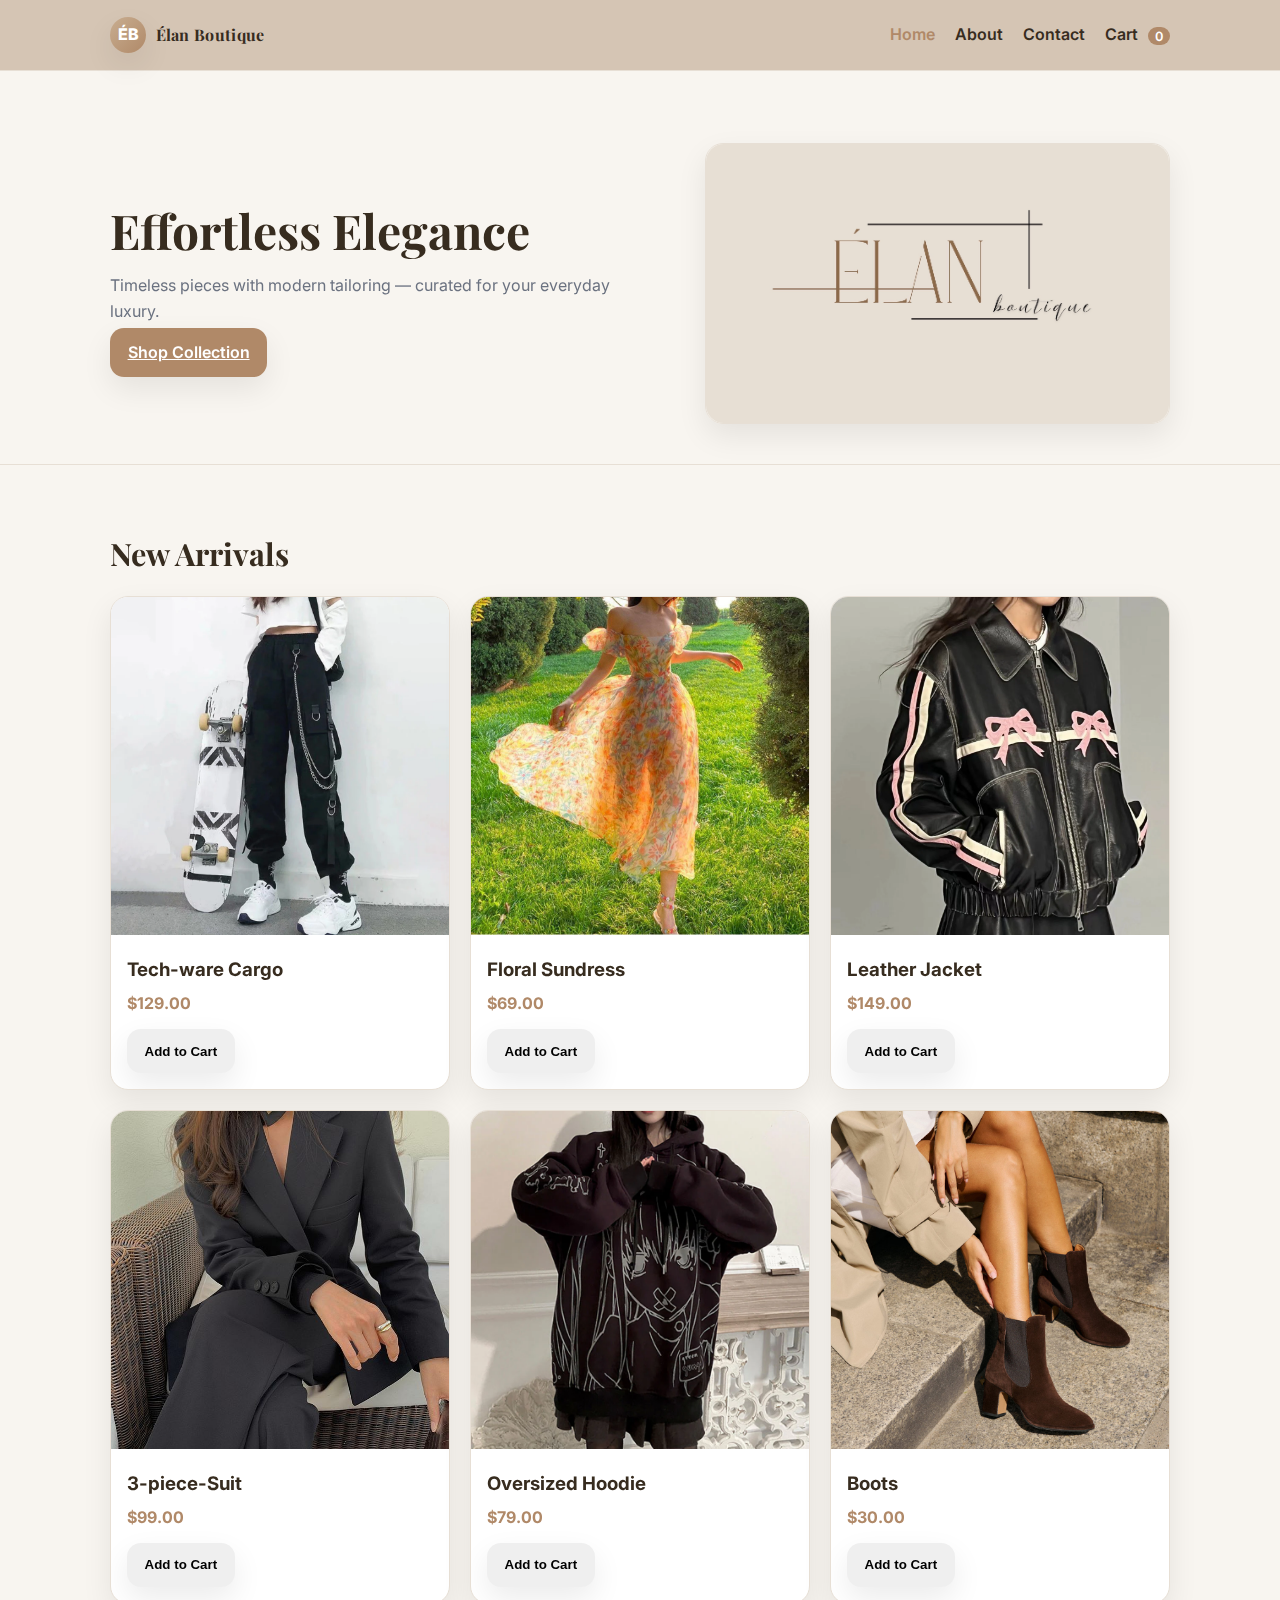
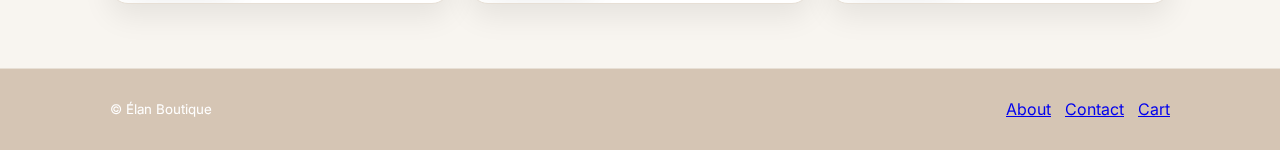
<file: Project/www/index.html>
<!DOCTYPE html>
<html lang="en">
<head>
  <meta charset="UTF-8" />
  <meta name="viewport" content="width=device-width, initial-scale=1" />
  <title>Élan Boutique — Home</title>
  <link rel="stylesheet" href= "../src/css/Projectcss.css" />
  <link href="https://fonts.googleapis.com/css2?family=Playfair+Display:wght@500;700&family=Inter:wght@400;500;600;700&display=swap" rel="stylesheet">
</head>
<body>
 
  <header class="site-header">
    <div class="container nav">
      <a class="brand" href="index.html">
        <span class="brand-mark">ÉB</span>
        <span class="brand-name">Élan Boutique</span>
      </a>
      <nav class="links">
        <a href="index.html" class="active">Home</a>
        <a href="about_me.html">About</a>
        <a href="contact_me.html">Contact</a>
        <a href="cart.html" class="cart-link" aria-label="Cart">
          Cart <span id="cartCount" class="cart-count">0</span>
        </a>
      </nav>
    </div>
  </header>


  <section class="hero">
    <div class="container hero-wrap">
      <div class="hero-text">
        <h1>Effortless Elegance</h1>
        <p>Timeless pieces with modern tailoring — curated for your everyday luxury.</p>
        <a href="#products" class="btn btn-primary">Shop Collection</a>
      </div>
      <div class="hero-art" aria-hidden="true">
        <img src="../src/Images/Logo.jpeg" alt="Boutique Logo" class="hero-image" />
      </div>
    </div>
  </section>

  <main id="products" class="section">
    <div class="container">
      <h2 class="section-title">New Arrivals</h2>
      <div class="grid products">
      
        <article class="card product" 
          data-id="1"
          data-name="Tech-ware Cargo"
          data-price="129"
          data-image="../src/Images/Cargo.webp">
          <img src="../src/Images/Cargo.webp" alt="Pants-cargo" />
          <div class="card-body">
            <h3>Tech-ware Cargo</h3>
            <p class="price">$129.00</p>
            <button class="btn add-to-cart">Add to Cart</button>
          </div>
        </article>

        <article class="card product" 
        data-id="2"
        data-name="Floral Sundress"
        data-price="69"
        data-image="../src/Images/middi.jpeg">
          <img src="../src/Images/middi.jpeg" alt="Sundress" />
        <div class="card-body">
            <h3>Floral Sundress</h3>
            <p class="price">$69.00</p>
            <button class="btn add-to-cart">Add to Cart</button>
          </div>
        </article>

        
        <article class="card product"
        data-id="3"
        data-name="Leather Jacket"
        data-price="149"
        data-image="../src/Images/Jacket.webp">
          <img src="../src/Images/Jacket.webp" alt="Leather Jacket" />
          <div class="card-body">
            <h3>Leather Jacket</h3>
            <p class="price">$149.00</p>
            <button class="btn add-to-cart">Add to Cart</button>
          </div>
        </article>

       
        <article class="card product" 
        data-id="4"
        data-name="3-piece Suit"
        data-price="99"
        data-image="../src/Images/3suit.jpg">
          <img src="../src/Images/3suit.jpg" alt="shirt and Trousers" />
          <div class="card-body">
            <h3>3-piece-Suit</h3>
            <p class="price">$99.00</p>
            <button class="btn add-to-cart">Add to Cart</button>
          </div>
        </article>

   
        <article class="card product"
        data-id="5"
        data-name="Oversized Hoodie"
        data-price="79"
        data-image="../src/Images/Hoodie.webp">
          <img src="../src/Images/Hoodie.webp" alt="Linen Shirt" />
          <div class="card-body">
            <h3>Oversized Hoodie</h3>
            <p class="price">$79.00</p>
            <button class="btn add-to-cart">Add to Cart</button>
          </div>
        </article>
        
        <article class="card product" 
        data-id="6"
        data-name="Boots"
        data-price="30"
        data-image="../src/Images/boots.jpg">
          <img src="../src/Images/boots.jpg" alt="Classic Trench Coat" />
          <div class="card-body">
            <h3>Boots</h3>
            <p class="price">$30.00</p>
            <button class="btn add-to-cart">Add to Cart</button>
          </div>
        </article>

      </div>
    </div>
  </main>

  
  <footer class="site-footer">
    <div class="container footer-wrap">
      <small>© <span id="year"></span> Élan Boutique</small>
      <div class="footer-links">
        <a href="about_me.html">About</a>
        <a href="contact_me.html">Contact</a>
        <a href="cart.html">Cart</a>
      </div>
    </div>
  </footer>
  

  

  <script src="../src/jss/Projectscript.js"></script>
</body>
</html>
</file>
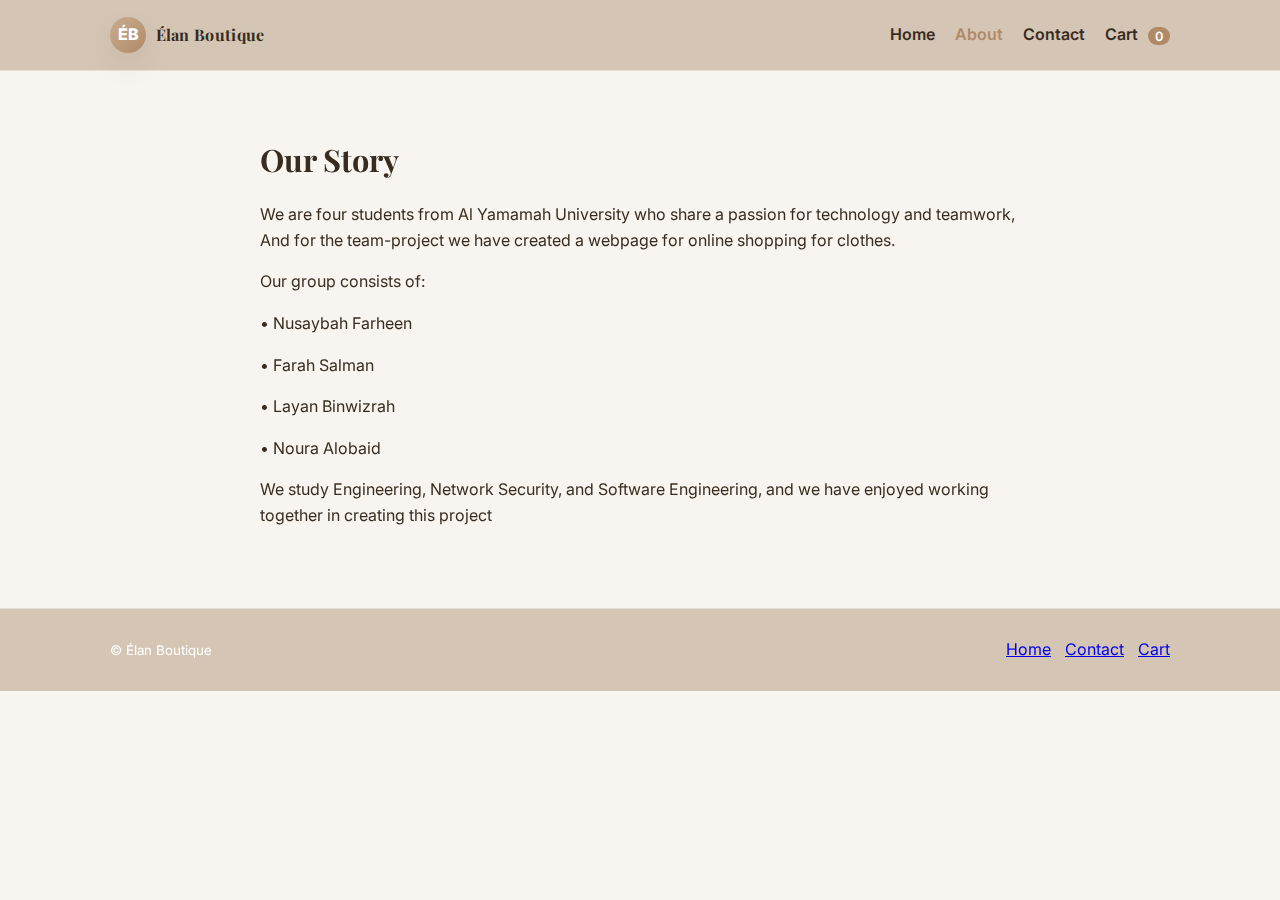
<file: Project/www/about_me.html>
<!DOCTYPE html>
<html lang="en">
<head>
  <meta charset="UTF-8" />
  <meta name="viewport" content="width=device-width, initial-scale=1" />
  <title>Élan Boutique — About</title>
  <link rel="stylesheet" href="../src/css/Projectcss.css" />
  <link href="https://fonts.googleapis.com/css2?family=Playfair+Display:wght@500;700&family=Inter:wght@400;500;600;700&display=swap" rel="stylesheet">
</head>
<body>
  <header class="site-header">
    <div class="container nav">
      <a class="brand" href="index.html">
        <span class="brand-mark">ÉB</span>
        <span class="brand-name">Élan Boutique</span>
      </a>
      <nav class="links">
        <a href="index.html">Home</a>
        <a class="active" href="about_me.html">About</a>
        <a href="contact_me.html">Contact</a>
        <a href="cart.html" class="cart-link">Cart <span id="cartCount" class="cart-count">0</span></a>
      </nav>
    </div>
  </header>

  <main class="section">
    <div class="container narrow">
      <h2 class="section-title">Our Story</h2>
       <p class="p">
        We are four students from Al Yamamah University who share a passion for technology and teamwork, And for the team-project we have created a webpage for online shopping for clothes.
		</p>
		  <p class="p">
Our group consists of:
 </p>
  <p class="p">
	•	Nusaybah Farheen
	 </p>
	  <p class="p">
	•	Farah Salman
	 </p>
	  <p class="p">
	•	Layan Binwizrah
	 </p>
	  <p class="p">
	•	Noura Alobaid
      </p>
      <p class="p">
        We study Engineering, Network Security, and Software Engineering, and we have enjoyed working together in creating this project
    </div>
  </main>

  <footer class="site-footer">
    <div class="container footer-wrap">
      <small>© <span id="year"></span> Élan Boutique</small>
      <div class="footer-links">
        <a href ="Index.html">Home</a>
        <a href="contact_me.html">Contact</a>
        <a href="cart.html">Cart</a>
      </div>
    </div>
  </footer>

  <script src="../src/jss/Projectscript.js"></script>
</body>
</html>
</file>
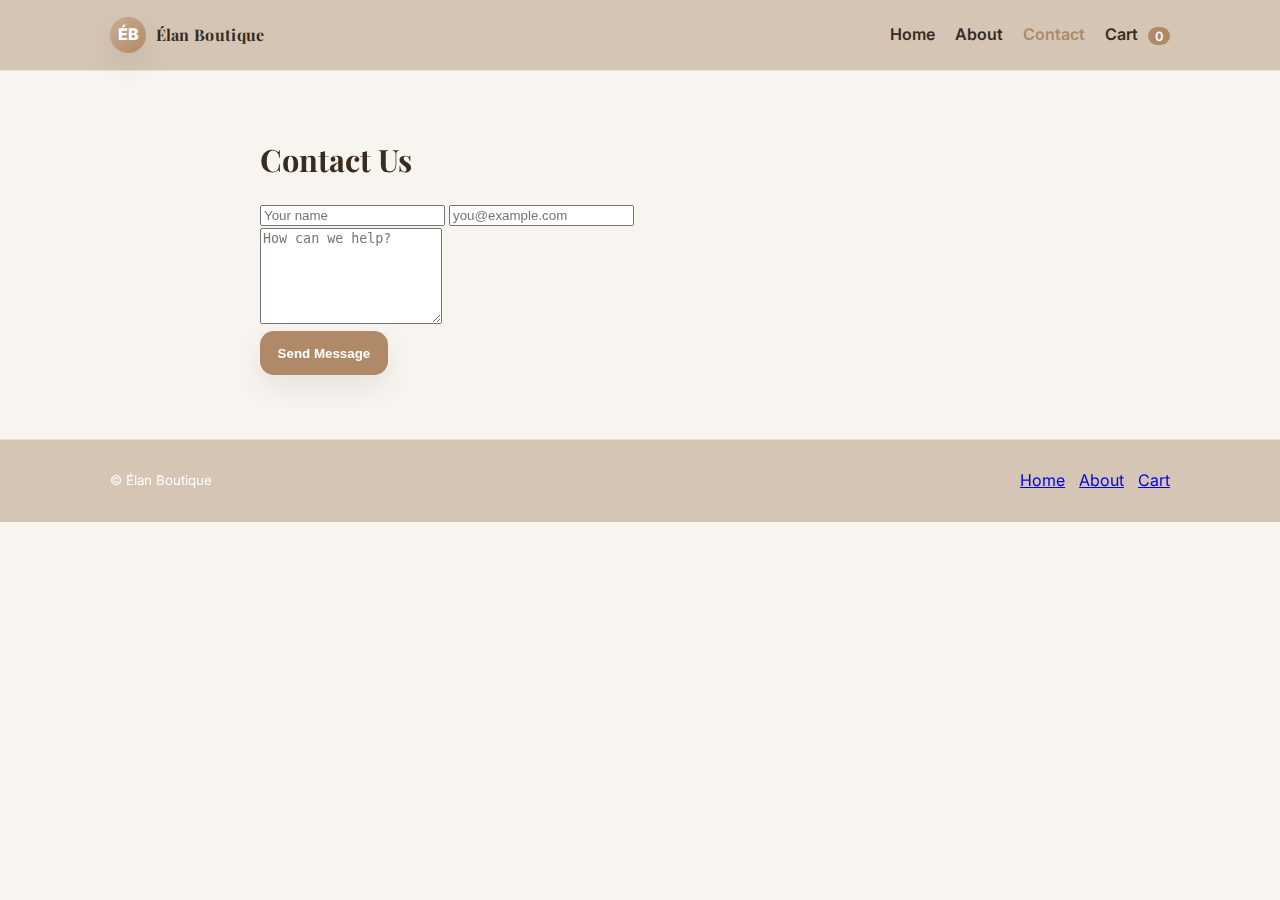
<file: Project/www/contact_me.html>
<!DOCTYPE html>
<html lang="en">
<head>
  <meta charset="UTF-8" />
  <meta name="viewport" content="width=device-width, initial-scale=1" />
  <title>Élan Boutique — Contact</title>
  <link rel="stylesheet" href="../src/css/Projectcss.css" />
  <link href="https://fonts.googleapis.com/css2?family=Playfair+Display:wght@500;700&family=Inter:wght@400;500;600;700&display=swap" rel="stylesheet">
</head>
<body>
  <header class="site-header">
    <div class="container nav">
      <a class="brand" href="index.html">
        <span class="brand-mark">ÉB</span>
        <span class="brand-name">Élan Boutique</span>
      </a>
      <nav class="links">
        <a href="index.html">Home</a>
        <a href="about_me.html">About</a>
        <a class="active" href="contact_me.html">Contact</a>
        <a href="cart.html" class="cart-link">Cart <span id="cartCount" class="cart-count">0</span></a>
      </nav>
    </div>
  </header>

  <main class="section">
    <div class="container narrow">
      <h2 class="section-title">Contact Us</h2>
      <form id="contactForm" class="form">
        <div class="row">
          <input required type="text" id="name" placeholder="Your name" />
          <input required type="email" id="email" placeholder="you@example.com" />
        </div>
        <textarea required id="message" rows="6" placeholder="How can we help?"></textarea>
        <br>
        <button class="btn btn-primary" type="submit">Send Message</button>
      </form>
    </div>
  </main>

  <footer class="site-footer">
    <div class="container footer-wrap">
      <small>© <span id="year"></span> Élan Boutique</small>
    <div class="footer-links">
        <a href ="index.html">Home</a>
        <a href="about_me.html">About</a>
        <a href="cart.html">Cart</a>
      </div>
    </div>
  </footer>

  <script src="../src/jss/Projectscript.js"></script>
</body>

</html>
</file>
<file: Project/src/css/Projectcss.css>
:root{
    --bg:#f8f5f0;           /* soft beige */
    --surface:#ffffff;      /* cards */
    --ink:#372c1f;          /* deep gray text */
    --muted:#6b7280;        /* secondary text */
    --gold:#b08968;         /* gold accent */
    --gold-strong:#8b6a4b;  /* hover gold */
    --line:#e7dfd5;         /* borders */
    --beige:#d5c5b4;
    --shadow:0 12px 30px rgba(0,0,0,.08);
    --r:18px;
    --container:1100px;
  }
  
  
  *{box-sizing:border-box}
  html,body{margin:0}
  img{max-width:100%;display:block}
  
  body{
    background:var(--bg);
    color:var(--ink);
    font-family:Inter,system-ui,-apple-system,Segoe UI,Roboto,Helvetica,Arial,sans-serif;
    line-height:1.6;
  }
  
 
  .container{max-width:var(--container);margin-inline:auto;padding:0 20px}
  .section{padding:64px 0}
  .section-title{
    font-family:"Playfair Display",serif;
    font-weight:700;
    font-size:clamp(1.6rem,2.4vw,2rem);
    margin:0 0 18px;
  }
  .narrow{max-width:800px}
  
  
  .btn{
    appearance:none;border:0;border-radius:14px;padding:.9rem 1.1rem;
    font-weight:600;cursor:pointer;transition:.2s;box-shadow:var(--shadow);
  }
  .btn-primary{background:var(--gold);color:#fff}
  .btn-primary:hover{background:var(--gold-strong)}
  .btn-ghost{background:transparent;border:1px solid var(--line);color:var(--ink)}
  .btn-light{background:#fff;border:1px solid var(--line)}
  

  .site-header{
    position:sticky;top:0;z-index:10;background:rgba(248,245,240,.9);
    backdrop-filter:saturate(1.1) blur(6px);border-bottom:1px solid var(--line);
    background: var(--beige);color: #fff;
  }
  .nav{display:flex;justify-content:space-between;align-items:center;height:70px}
  .brand{display:flex;align-items:center;gap:.6rem;text-decoration:none;color:var(--ink)}
  .brand-mark{
    width:36px;height:36px;border-radius:50%;
    background:linear-gradient(135deg,#c8ad90,var(--gold));
    color:#fff;display:grid;place-items:center;font-weight:800;box-shadow:var(--shadow)
  }
  .brand-name{font-family:"Playfair Display",serif;font-weight:700;letter-spacing:.3px}
  .links{display:flex;gap:20px;align-items:center}
  .links a{color:var(--ink);text-decoration:none;font-weight:600}
  .links a.active{color:var(--gold)}
  .cart-count{
    background:var(--gold);color:#fff;border-radius:999px;padding:.1rem .45rem;
    font-size:.8rem;margin-left:.35rem
  }
  

  .hero{padding:72px 0 40px;border-bottom:1px solid var(--line)}
  .hero-wrap{display:grid;grid-template-columns:1.1fr .9fr;gap:26px;align-items:center}
  .hero-text h1{
    font-family:"Playfair Display",serif;font-size:clamp(2rem,4vw,3rem);line-height:1.1;margin:.2rem 0 .6rem
  }
  .hero-text p{color:var(--muted);max-width:55ch}
  .hero-art{
    min-height:280px;border-radius:var(--r);background:
    url('https://images.unsplash.com/photo-1520975930466-48a817e59a1f?q=80&w=1600&auto=format&fit=crop') center/cover no-repeat;
    box-shadow:var(--shadow);border:1px solid var(--line)
  }
  .hero-art img.hero-image {
    width: 100%;
    height: 100%;
    object-fit: cover; 
    border-radius: inherit;
}
  

  .grid{display:grid;gap:20px}
  .products{grid-template-columns:repeat(3,1fr)}
  .card{
    background:var(--surface);border-radius:var(--r);overflow:hidden;border:1px solid var(--line);box-shadow:var(--shadow)
  }
  .card-body{padding:16px}
  .product h3{margin:.25rem 0}
  .price{color:var(--gold);font-weight:700;margin:.35rem 0 .8rem}
  
  
  
 
  .site-footer{
    border-top:1px solid var(--line);
    padding:28px 0;
    background: var(--beige);color: #fff;
  }
  .footer-wrap{display:flex;justify-content:space-between;align-items:center;flex-wrap:wrap;gap:12px}
  .footer-links{display:flex;gap:14px}
  
  
  @media (max-width:950px){
    .hero-wrap{grid-template-columns:1fr}
    .products{grid-template-columns:repeat(2,1fr)}
  }
  @media (max-width:640px){
    .products{grid-template-columns:1fr}
  }
</file>
